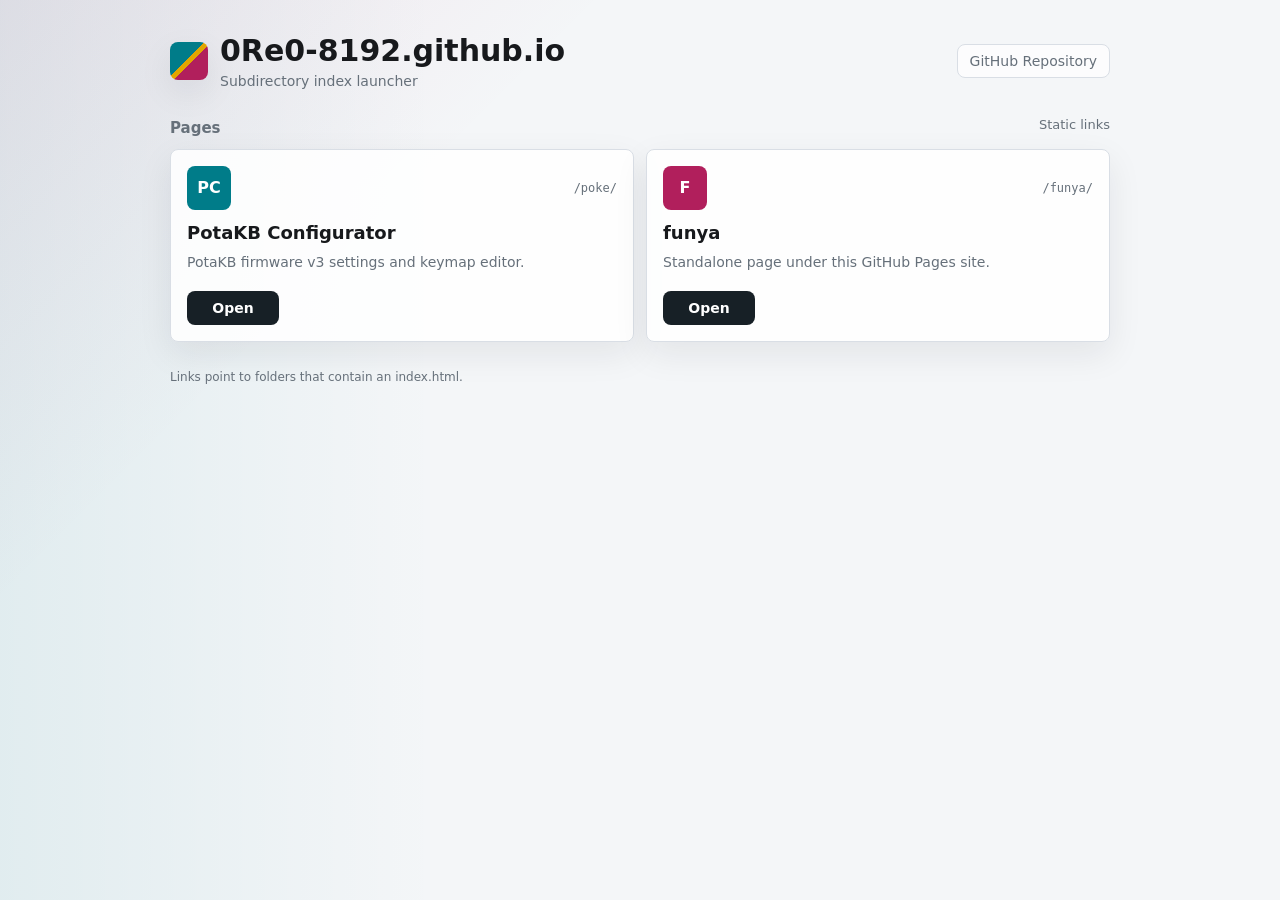
<file: index.html>
<!DOCTYPE html>
<html lang="ja">
<head>
  <meta charset="UTF-8">
  <meta name="viewport" content="width=device-width, initial-scale=1.0">
  <title>0Re0-8192.github.io</title>
  <style>
    :root {
      color-scheme: light;
      --bg: #f4f6f8;
      --panel: #ffffff;
      --text: #17191c;
      --muted: #66707a;
      --line: #d9dee5;
      --accent: #007c89;
      --accent-2: #b11f5c;
      --accent-3: #e1a500;
      --shadow: 0 12px 34px rgba(22, 29, 37, 0.08);
    }

    * { box-sizing: border-box; }

    body {
      margin: 0;
      min-height: 100vh;
      background:
        linear-gradient(90deg, rgba(0, 124, 137, 0.08), transparent 34%),
        linear-gradient(135deg, rgba(177, 31, 92, 0.08), transparent 28%),
        var(--bg);
      color: var(--text);
      font-family: system-ui, -apple-system, BlinkMacSystemFont, "Segoe UI", sans-serif;
    }

    a { color: inherit; }

    .shell {
      width: min(100%, 980px);
      margin: 0 auto;
      padding: 34px 20px 48px;
    }

    .topbar {
      display: flex;
      align-items: center;
      justify-content: space-between;
      gap: 16px;
      margin-bottom: 28px;
    }

    .brand {
      display: flex;
      align-items: center;
      gap: 12px;
      min-width: 0;
    }

    .brand-mark {
      width: 38px;
      height: 38px;
      border-radius: 8px;
      background:
        linear-gradient(135deg, var(--accent) 0 45%, transparent 45%),
        linear-gradient(315deg, var(--accent-2) 0 46%, var(--accent-3) 46%);
      box-shadow: var(--shadow);
      flex: 0 0 auto;
    }

    h1 {
      margin: 0;
      font-size: clamp(22px, 3vw, 30px);
      font-weight: 720;
      letter-spacing: 0;
      line-height: 1.15;
    }

    .sub {
      margin: 4px 0 0;
      color: var(--muted);
      font-size: 14px;
    }

    .repo-link {
      display: inline-flex;
      align-items: center;
      height: 34px;
      padding: 0 12px;
      border: 1px solid var(--line);
      border-radius: 8px;
      background: rgba(255, 255, 255, 0.72);
      text-decoration: none;
      font-size: 14px;
      color: var(--muted);
      white-space: nowrap;
    }

    .repo-link:hover { color: var(--text); border-color: #b7c0cb; }

    .section-head {
      display: flex;
      align-items: end;
      justify-content: space-between;
      gap: 16px;
      margin-bottom: 12px;
    }

    h2 {
      margin: 0;
      font-size: 15px;
      color: var(--muted);
      font-weight: 650;
      letter-spacing: 0;
    }

    .status {
      min-height: 20px;
      color: var(--muted);
      font-size: 13px;
      text-align: right;
    }

    .grid {
      display: grid;
      grid-template-columns: repeat(auto-fit, minmax(230px, 1fr));
      gap: 12px;
    }

    .card {
      display: grid;
      grid-template-rows: auto 1fr auto;
      min-height: 168px;
      padding: 16px;
      border: 1px solid var(--line);
      border-radius: 8px;
      background: rgba(255, 255, 255, 0.88);
      box-shadow: var(--shadow);
      text-decoration: none;
    }

    .card:hover {
      border-color: #a9b5c2;
      transform: translateY(-1px);
    }

    .card-top {
      display: flex;
      align-items: center;
      justify-content: space-between;
      gap: 10px;
      margin-bottom: 12px;
    }

    .tile {
      width: 44px;
      height: 44px;
      border-radius: 8px;
      display: grid;
      place-items: center;
      color: #fff;
      font-weight: 760;
      background: var(--accent);
      overflow: hidden;
    }

    .tile[data-tone="magenta"] { background: var(--accent-2); }
    .tile[data-tone="gold"] { background: var(--accent-3); color: #1f1600; }

    .path {
      color: var(--muted);
      font-family: ui-monospace, SFMono-Regular, Consolas, monospace;
      font-size: 12px;
    }

    .card-title {
      margin: 0;
      font-size: 18px;
      line-height: 1.25;
      letter-spacing: 0;
    }

    .summary {
      margin: 8px 0 0;
      color: var(--muted);
      font-size: 14px;
      line-height: 1.5;
    }

    .open {
      margin-top: 18px;
      display: inline-flex;
      align-items: center;
      justify-content: center;
      height: 34px;
      width: max-content;
      min-width: 92px;
      padding: 0 12px;
      border-radius: 8px;
      background: #172026;
      color: #fff;
      font-size: 14px;
      font-weight: 650;
    }

    .empty {
      display: none;
      padding: 18px;
      border: 1px dashed var(--line);
      border-radius: 8px;
      background: rgba(255, 255, 255, 0.7);
      color: var(--muted);
    }

    .footer {
      margin-top: 28px;
      color: var(--muted);
      font-size: 12px;
    }

    @media (max-width: 620px) {
      .shell { padding: 22px 14px 36px; }
      .topbar, .section-head { align-items: flex-start; flex-direction: column; }
      .status { text-align: left; }
      .repo-link { width: 100%; justify-content: center; }
    }
  </style>
</head>
<body>
  <main class="shell">
    <header class="topbar">
      <div class="brand">
        <div class="brand-mark" aria-hidden="true"></div>
        <div>
          <h1>0Re0-8192.github.io</h1>
          <p class="sub">Subdirectory index launcher</p>
        </div>
      </div>
      <a class="repo-link" href="https://github.com/0Re0-8192/0Re0-8192.github.io">GitHub Repository</a>
    </header>

    <div class="section-head">
      <h2>Pages</h2>
      <div class="status" id="status">Loading...</div>
    </div>

    <section class="grid" id="pageGrid" aria-live="polite"></section>
    <div class="empty" id="emptyState">No subdirectory index pages found.</div>

    <footer class="footer">
      Links point to folders that contain an index.html.
    </footer>
  </main>

  <script>
    const REPO_CONTENTS = 'https://api.github.com/repos/0Re0-8192/0Re0-8192.github.io/contents';
    const FALLBACK_PAGES = [
      {
        path: 'poke',
        title: 'PotaKB Configurator',
        summary: 'PotaKB firmware v3 settings and keymap editor.',
        tone: 'teal',
      },
      {
        path: 'funya',
        title: 'funya',
        summary: 'Standalone page under this GitHub Pages site.',
        tone: 'magenta',
      },
    ];

    const META = {
      poke: FALLBACK_PAGES[0],
      funya: FALLBACK_PAGES[1],
    };

    function initials(title) {
      return title
        .split(/[\s_-]+/)
        .filter(Boolean)
        .slice(0, 2)
        .map(part => part[0])
        .join('')
        .toUpperCase();
    }

    function pageMeta(path) {
      return {
        path,
        title: path,
        summary: `/${path}/index.html`,
        tone: 'gold',
        ...(META[path] || {}),
      };
    }

    function render(pages, sourceLabel) {
      const grid = document.getElementById('pageGrid');
      const empty = document.getElementById('emptyState');
      const status = document.getElementById('status');
      grid.innerHTML = '';

      if (!pages.length) {
        empty.style.display = 'block';
        status.textContent = sourceLabel;
        return;
      }

      empty.style.display = 'none';
      for (const page of pages) {
        const item = pageMeta(page.path);
        const card = document.createElement('a');
        card.className = 'card';
        card.href = `./${item.path}/${item.query ? `?${item.query}` : ''}`;
        card.innerHTML = `
          <div class="card-top">
            <div class="tile" data-tone="${item.tone}">${initials(item.title)}</div>
            <div class="path">/${item.path}/</div>
          </div>
          <div>
            <h3 class="card-title">${item.title}</h3>
            <p class="summary">${item.summary}</p>
          </div>
          <span class="open">Open</span>
        `;
        grid.appendChild(card);
      }
      status.textContent = sourceLabel;
    }

    async function discoverPages() {
      render(FALLBACK_PAGES, 'Static links');

      try {
        const root = await fetch(REPO_CONTENTS, { headers: { Accept: 'application/vnd.github+json' } });
        if (!root.ok) throw new Error(`GitHub API ${root.status}`);
        const entries = await root.json();
        const dirs = entries.filter(entry => entry.type === 'dir' && !entry.name.startsWith('.'));
        const checks = await Promise.all(dirs.map(async dir => {
          const res = await fetch(`${REPO_CONTENTS}/${encodeURIComponent(dir.name)}/index.html`, {
            headers: { Accept: 'application/vnd.github+json' },
          });
          return res.ok ? { path: dir.name } : null;
        }));
        const pages = checks.filter(Boolean).sort((a, b) => a.path.localeCompare(b.path));
        if (pages.length) render(pages, 'Auto detected');
      } catch (err) {
        document.getElementById('status').textContent = 'Static links';
      }
    }

    discoverPages();
  </script>
</body>
</html>
</file>
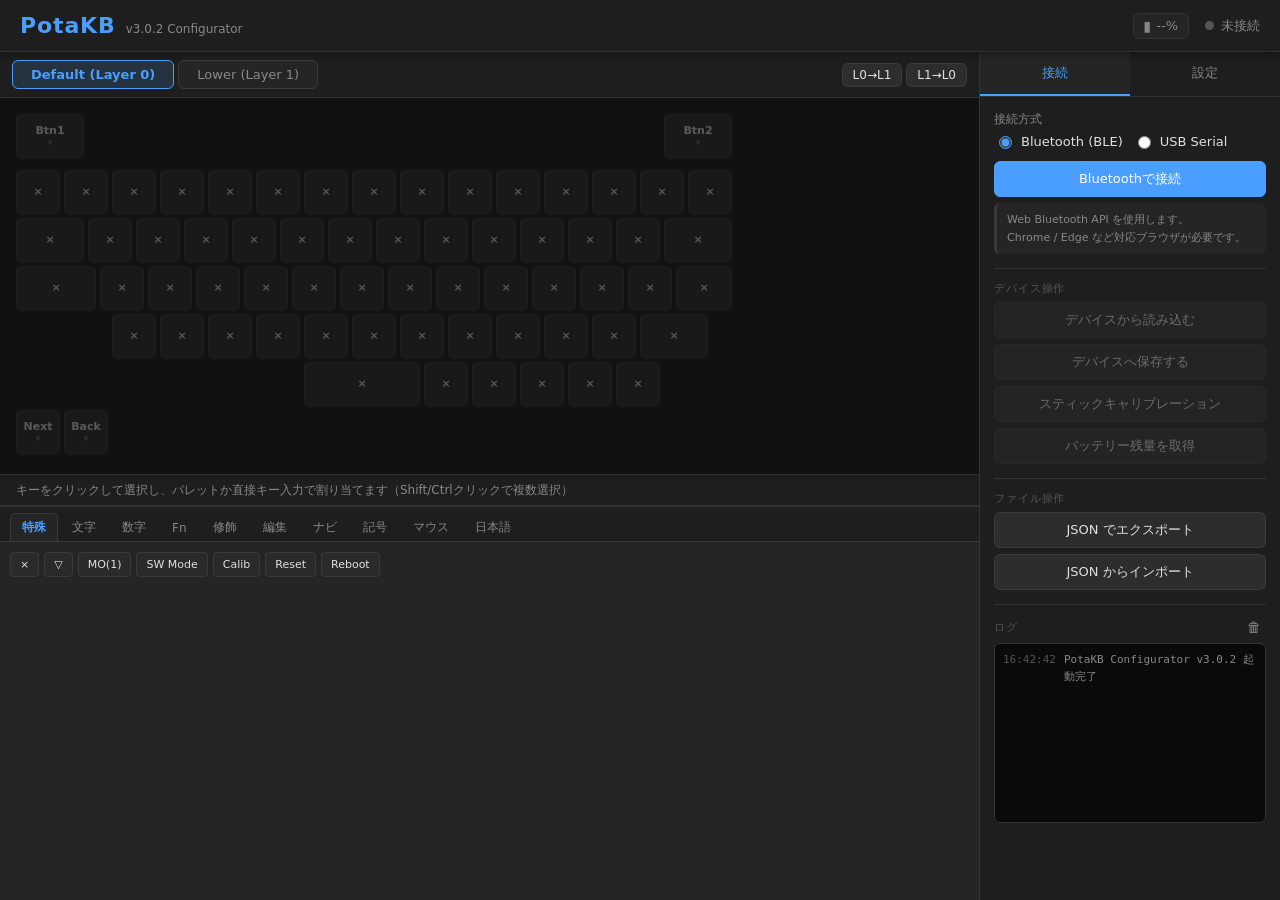
<file: poke/index.html>
<!DOCTYPE html>
<html lang="ja">
<head>
  <meta charset="UTF-8">
  <meta name="viewport" content="width=device-width, initial-scale=1.0">
  <title>PotaKB Configurator</title>
  <link rel="stylesheet" href="style.css?v=3.0.2">
</head>
<body>

  <!-- ヘッダー -->
  <header class="app-header">
    <div class="header-left">
      <span class="app-title">PotaKB</span>
      <span class="app-version">v3.0.2 Configurator</span>
    </div>
    <div class="header-right">
      <span class="battery-display" id="batteryDisplay">
        <span class="battery-icon">&#9646;</span>
        <span id="batteryValue">--%</span>
      </span>
      <span class="conn-indicator">
        <span class="conn-dot" id="connDot"></span>
        <span id="connLabel">未接続</span>
      </span>
    </div>
  </header>

  <!-- メインレイアウト -->
  <main class="app-main">

    <!-- 左パネル: キーボードビジュアル + パレット -->
    <section class="panel panel-left">

      <!-- レイヤータブ -->
      <div class="layer-tabs">
        <button class="layer-tab active" id="tabLayer0" onclick="switchLayer(0)">Default (Layer 0)</button>
        <button class="layer-tab" id="tabLayer1" onclick="switchLayer(1)">Lower (Layer 1)</button>
        <div class="layer-tab-spacer"></div>
        <button class="btn btn-sm btn-secondary" onclick="copyLayerTo(0,1)" title="Layer 0 → Layer 1 にコピー">L0→L1</button>
        <button class="btn btn-sm btn-secondary" onclick="copyLayerTo(1,0)" title="Layer 1 → Layer 0 にコピー">L1→L0</button>
      </div>

      <!-- キーボードビジュアル -->
      <div class="keyboard-container">
        <div class="keyboard-scroll">
          <div id="keyboardWrap">
            <!-- JSで動的生成 -->
          </div>
        </div>
      </div>

      <!-- 選択情報バー -->
      <div class="selection-bar" id="selectionBar">
        <span id="selectionInfo" class="selection-hint">キーをクリックして選択し、下のパレットからキーコードを割り当てます（Shiftクリックで複数選択）</span>
      </div>

      <!-- キーコードパレット -->
      <div class="palette-container">
        <div class="palette-tab-row" id="paletteTabs">
          <button class="palette-tab active" data-cat="special"  onclick="switchPaletteTab('special')">特殊</button>
          <button class="palette-tab" data-cat="letters"  onclick="switchPaletteTab('letters')">文字</button>
          <button class="palette-tab" data-cat="numbers"  onclick="switchPaletteTab('numbers')">数字</button>
          <button class="palette-tab" data-cat="fn"       onclick="switchPaletteTab('fn')">Fn</button>
          <button class="palette-tab" data-cat="mods"     onclick="switchPaletteTab('mods')">修飾</button>
          <button class="palette-tab" data-cat="edit"     onclick="switchPaletteTab('edit')">編集</button>
          <button class="palette-tab" data-cat="nav"      onclick="switchPaletteTab('nav')">ナビ</button>
          <button class="palette-tab" data-cat="symbols"  onclick="switchPaletteTab('symbols')">記号</button>
          <button class="palette-tab" data-cat="mouse"    onclick="switchPaletteTab('mouse')">マウス</button>
          <button class="palette-tab" data-cat="jp"       onclick="switchPaletteTab('jp')">日本語</button>
        </div>
        <div class="palette-keys" id="paletteKeys">
          <!-- JSで動的生成 -->
        </div>
      </div>
    </section>

    <!-- 右パネル: 接続・設定 -->
    <section class="panel panel-right">

      <!-- タブヘッダー -->
      <div class="right-tabs">
        <button class="right-tab active" id="rightTabConn"   onclick="switchRightTab('conn')">接続</button>
        <button class="right-tab"        id="rightTabConfig" onclick="switchRightTab('config')">設定</button>
      </div>

      <!-- ========== 接続タブ ========== -->
      <div class="right-panel-body" id="connPanel">

        <!-- 接続方式 -->
        <div class="form-group">
          <div class="form-label">接続方式</div>
          <div class="mode-selector">
            <label class="radio-label">
              <input type="radio" name="connMode" value="ble" id="modeBLE" checked onchange="onConnModeChange()">
              <span>Bluetooth (BLE)</span>
            </label>
            <label class="radio-label">
              <input type="radio" name="connMode" value="usb" id="modeUSB" onchange="onConnModeChange()">
              <span>USB Serial</span>
            </label>
          </div>
        </div>

        <!-- BLE接続エリア -->
        <div id="bleConnArea">
          <button class="btn btn-primary btn-full" id="btnBLEConnect" onclick="connectBLE()">
            Bluetoothで接続
          </button>
          <p class="help-text">Web Bluetooth API を使用します。<br>Chrome / Edge など対応ブラウザが必要です。</p>
        </div>

        <!-- USB Serial接続エリア -->
        <div id="usbConnArea" style="display:none;">
          <button class="btn btn-primary btn-full" id="btnUSBConnect" onclick="connectUSB()">
            USB Serialで接続
          </button>
          <p class="help-text">Web Serial API を使用します。<br>Chrome / Edge など対応ブラウザが必要です。</p>
        </div>

        <!-- 切断ボタン（接続中のみ表示） -->
        <button class="btn btn-danger btn-full" id="btnDisconnect" onclick="disconnect()" style="display:none;">
          切断する
        </button>

        <!-- アクション -->
        <div class="action-group">
          <div class="action-title">デバイス操作</div>
          <button class="btn btn-secondary btn-full" id="btnLoad"       onclick="loadFromDevice()"   disabled>デバイスから読み込む</button>
          <button class="btn btn-secondary btn-full" id="btnSave"       onclick="saveToDevice()"     disabled>デバイスへ保存する</button>
          <button class="btn btn-secondary btn-full" id="btnCalibrate"  onclick="calibrateDevice()"  disabled>スティックキャリブレーション</button>
          <button class="btn btn-secondary btn-full" id="btnGetBattery" onclick="getBattery()"        disabled>バッテリー残量を取得</button>
        </div>

        <!-- ファイル操作 -->
        <div class="action-group">
          <div class="action-title">ファイル操作</div>
          <button class="btn btn-secondary btn-full" onclick="exportToFile()">JSON でエクスポート</button>
          <label class="btn btn-secondary btn-full" style="text-align:center; cursor:pointer;">
            JSON からインポート
            <input type="file" accept=".json" onchange="importFromFile(event)" style="display:none;">
          </label>
        </div>

        <!-- ログ -->
        <div class="log-wrap">
          <div class="log-header">
            <span>ログ</span>
            <button class="btn-icon" onclick="clearLog()" title="クリア">&#x1F5D1;</button>
          </div>
          <div class="log-body" id="logContent">
            <div class="log-entry log-info">PotaKB Configurator v3.0.2 起動</div>
          </div>
        </div>

      </div><!-- /connPanel -->

      <!-- ========== 設定タブ ========== -->
      <div class="right-panel-body" id="configPanel" style="display:none;">
        <div class="config-form">

          <div class="config-section-title">スティック設定</div>

          <div class="form-group">
            <label class="form-label" for="cfgCenterX">
              センター X&nbsp;<span class="val-badge" id="hintCenterX">512</span>
            </label>
            <input type="range" class="form-range" id="cfgCenterX" min="0" max="1023" value="512"
              oninput="onRangeInput('stick_center_x',+this.value,'hintCenterX',v=>v,'cfgCenterXNum')">
            <div class="range-labels"><span>0</span><span>1023</span></div>
          </div>

          <div class="form-group">
            <label class="form-label" for="cfgCenterY">
              センター Y&nbsp;<span class="val-badge" id="hintCenterY">512</span>
            </label>
            <input type="range" class="form-range" id="cfgCenterY" min="0" max="1023" value="512"
              oninput="onRangeInput('stick_center_y',+this.value,'hintCenterY',v=>v,'cfgCenterYNum')">
            <div class="range-labels"><span>0</span><span>1023</span></div>
          </div>

          <div class="form-group">
            <label class="form-label" for="cfgDeadzone">
              デッドゾーン&nbsp;<span class="val-badge" id="hintDeadzone">75</span>
            </label>
            <input type="range" class="form-range" id="cfgDeadzone" min="0" max="300" value="75"
              oninput="onRangeInput('stick_deadzone',+this.value,'hintDeadzone',v=>v,'cfgDeadzoneNum')">
            <div class="range-labels"><span>0</span><span>300</span></div>
          </div>

          <div class="form-group">
            <label class="form-label" for="cfgRangeX">
              スティック範囲 X&nbsp;<span class="val-badge" id="hintRangeX">511</span>
            </label>
            <input type="range" class="form-range" id="cfgRangeX" min="50" max="511" value="511"
              oninput="onRangeInput('stick_range_x',+this.value,'hintRangeX',v=>v,'cfgRangeXNum')">
            <div class="range-labels"><span>50</span><span>511</span></div>
          </div>

          <div class="form-group">
            <label class="form-label" for="cfgRangeY">
              スティック範囲 Y&nbsp;<span class="val-badge" id="hintRangeY">511</span>
            </label>
            <input type="range" class="form-range" id="cfgRangeY" min="50" max="511" value="511"
              oninput="onRangeInput('stick_range_y',+this.value,'hintRangeY',v=>v,'cfgRangeYNum')">
            <div class="range-labels"><span>50</span><span>511</span></div>
          </div>

          <div class="form-group">
            <label class="form-label" for="cfgEmaAlpha">
              EMA アルファ&nbsp;<span class="val-badge" id="hintEmaAlpha">0.40</span>
            </label>
            <input type="range" class="form-range" id="cfgEmaAlpha" min="1" max="100" value="40"
              oninput="onRangeInput('stick_ema_alpha',this.value/100,'hintEmaAlpha',v=>v.toFixed(2),'cfgEmaAlphaNum')">
            <div class="range-labels"><span>0.01</span><span>1.00</span></div>
          </div>

          <div class="config-section-title">マウス設定</div>

          <div class="form-group">
            <label class="form-label" for="cfgMouseSpeed">
              マウス最大速度&nbsp;<span class="val-badge" id="hintMouseSpeed">0.80</span>
            </label>
            <input type="range" class="form-range" id="cfgMouseSpeed" min="1" max="500" value="80"
              oninput="onRangeInput('mouse_max_speed',this.value/100,'hintMouseSpeed',v=>v.toFixed(2),'cfgMouseSpeedNum')">
            <div class="range-labels"><span>0.01</span><span>5.00</span></div>
          </div>

          <div class="form-group">
            <label class="form-label" for="cfgScrollSpeed">
              スクロール最大速度&nbsp;<span class="val-badge" id="hintScrollSpeed">0.06</span>
            </label>
            <input type="range" class="form-range" id="cfgScrollSpeed" min="1" max="200" value="6"
              oninput="onRangeInput('scroll_max_speed',this.value/100,'hintScrollSpeed',v=>v.toFixed(2),'cfgScrollSpeedNum')">
            <div class="range-labels"><span>0.01</span><span>2.00</span></div>
          </div>

          <div class="form-group">
            <label class="form-label form-label-check">
              <input type="checkbox" id="cfgScrollInvert"
                onchange="config.scroll_invert = this.checked ? 1 : 0">
              スクロール方向を反転
            </label>
          </div>

          <div class="config-section-title">システム設定</div>

          <div class="form-group">
            <label class="form-label" for="cfgSleepTimeout">
              スリープタイムアウト&nbsp;<span class="val-badge" id="hintSleepTimeout">300</span>&nbsp;秒
            </label>
            <input type="range" class="form-range" id="cfgSleepTimeout" min="10" max="3600" value="300"
              oninput="onRangeInput('sleep_timeout_ms',this.value*1000,'hintSleepTimeout',v=>Math.round(v/1000),'cfgSleepTimeoutNum')">
            <div class="range-labels"><span>10s</span><span>3600s</span></div>
          </div>

          <div class="form-group">
            <label class="form-label" for="cfgLedBrightness">
              LED 輝度&nbsp;<span class="val-badge" id="hintLedBrightness">25</span>
            </label>
            <input type="range" class="form-range" id="cfgLedBrightness" min="0" max="255" value="25"
              oninput="onRangeInput('led_brightness',+this.value,'hintLedBrightness',v=>v,'cfgLedBrightnessNum')">
            <div class="range-labels"><span>0</span><span>255</span></div>
          </div>

          <div class="form-group">
            <label class="form-label" for="cfgBlinkInterval">
              点滅間隔&nbsp;<span class="val-badge" id="hintBlinkInterval">600</span>&nbsp;ms
            </label>
            <input type="range" class="form-range" id="cfgBlinkInterval" min="100" max="5000" value="600"
              oninput="onRangeInput('blink_interval_ms',+this.value,'hintBlinkInterval',v=>v,'cfgBlinkIntervalNum')">
            <div class="range-labels"><span>100ms</span><span>5000ms</span></div>
          </div>

          <!-- 数値直接入力 -->
          <div class="config-section-title">数値入力</div>
          <div class="config-num-grid">

            <div class="num-field">
              <label class="form-label-sm">Center X</label>
              <input type="number" class="form-num" id="cfgCenterXNum"
                min="0" max="1023" value="512"
                onchange="onNumInput('stick_center_x','cfgCenterXNum','cfgCenterX','hintCenterX',1,false)">
            </div>
            <div class="num-field">
              <label class="form-label-sm">Center Y</label>
              <input type="number" class="form-num" id="cfgCenterYNum"
                min="0" max="1023" value="512"
                onchange="onNumInput('stick_center_y','cfgCenterYNum','cfgCenterY','hintCenterY',1,false)">
            </div>
            <div class="num-field">
              <label class="form-label-sm">Deadzone</label>
              <input type="number" class="form-num" id="cfgDeadzoneNum"
                min="0" max="300" value="75"
                onchange="onNumInput('stick_deadzone','cfgDeadzoneNum','cfgDeadzone','hintDeadzone',1,false)">
            </div>
            <div class="num-field">
              <label class="form-label-sm">Range X</label>
              <input type="number" class="form-num" id="cfgRangeXNum"
                min="50" max="511" value="511"
                onchange="onNumInput('stick_range_x','cfgRangeXNum','cfgRangeX','hintRangeX',1,false)">
            </div>
            <div class="num-field">
              <label class="form-label-sm">Range Y</label>
              <input type="number" class="form-num" id="cfgRangeYNum"
                min="50" max="511" value="511"
                onchange="onNumInput('stick_range_y','cfgRangeYNum','cfgRangeY','hintRangeY',1,false)">
            </div>
            <div class="num-field">
              <label class="form-label-sm">EMA Alpha</label>
              <input type="number" class="form-num" id="cfgEmaAlphaNum"
                min="0.01" max="1.0" step="0.01" value="0.40"
                onchange="onNumInput('stick_ema_alpha','cfgEmaAlphaNum','cfgEmaAlpha','hintEmaAlpha',100,true)">
            </div>
            <div class="num-field">
              <label class="form-label-sm">Mouse Speed</label>
              <input type="number" class="form-num" id="cfgMouseSpeedNum"
                min="0.01" max="5.0" step="0.01" value="0.80"
                onchange="onNumInput('mouse_max_speed','cfgMouseSpeedNum','cfgMouseSpeed','hintMouseSpeed',100,true)">
            </div>
            <div class="num-field">
              <label class="form-label-sm">Scroll Speed</label>
              <input type="number" class="form-num" id="cfgScrollSpeedNum"
                min="0.01" max="2.0" step="0.01" value="0.06"
                onchange="onNumInput('scroll_max_speed','cfgScrollSpeedNum','cfgScrollSpeed','hintScrollSpeed',100,true)">
            </div>
            <div class="num-field">
              <label class="form-label-sm">Sleep (s)</label>
              <input type="number" class="form-num" id="cfgSleepTimeoutNum"
                min="10" max="3600" value="300"
                onchange="onNumInput('sleep_timeout_ms','cfgSleepTimeoutNum','cfgSleepTimeout','hintSleepTimeout',0.001,false)">
            </div>
            <div class="num-field">
              <label class="form-label-sm">LED Bright</label>
              <input type="number" class="form-num" id="cfgLedBrightnessNum"
                min="0" max="255" value="25"
                onchange="onNumInput('led_brightness','cfgLedBrightnessNum','cfgLedBrightness','hintLedBrightness',1,false)">
            </div>
            <div class="num-field">
              <label class="form-label-sm">Blink (ms)</label>
              <input type="number" class="form-num" id="cfgBlinkIntervalNum"
                min="100" max="5000" value="600"
                onchange="onNumInput('blink_interval_ms','cfgBlinkIntervalNum','cfgBlinkInterval','hintBlinkInterval',1,false)">
            </div>

          </div>

          <button class="btn btn-secondary btn-full" style="margin-top:16px;" onclick="resetConfigToDefault()">
            デフォルト値に戻す
          </button>

        </div><!-- /config-form -->
      </div><!-- /configPanel -->

    </section><!-- /panel-right -->

  </main>

  <!-- キャリブレーションモーダル -->
  <div id="calibModal" class="modal-overlay" style="display:none;" onclick="calibOverlayClick(event)">
    <div class="modal-box">
      <button class="modal-close" onclick="calibCancel()">✕</button>
      <h3 class="modal-title">スティックキャリブレーション</h3>

      <!-- Phase 1: 中央 -->
      <div id="calibPhase1">
        <p class="calib-instruction">スティックを<strong>中央（ニュートラル）</strong>に置いて、<br>「中央を記録」を押してください。</p>
        <div class="calib-center-btns">
          <button class="btn btn-primary" onclick="calibRecordCenter()">中央を記録</button>
        </div>
      </div>

      <!-- Phase 2: 範囲 -->
      <div id="calibPhase2" style="display:none;">
        <p class="calib-instruction">スティックを<strong>全方向にゆっくり回して</strong>ください。<br>端まで届いたら「完了」を押してください。</p>
        <div class="calib-canvas-wrap">
          <canvas id="calibCanvas" width="180" height="180"></canvas>
        </div>
        <div class="calib-info" id="calibInfo">記録中...</div>
        <button class="btn btn-primary btn-full" onclick="calibFinish()">完了</button>
      </div>

      <!-- Phase 3: 結果 -->
      <div id="calibPhase3" style="display:none;">
        <p class="calib-instruction">キャリブレーション完了！</p>
        <table class="calib-result-table">
          <tr><td>Center X</td><td id="calibResX">-</td></tr>
          <tr><td>Center Y</td><td id="calibResY">-</td></tr>
          <tr><td>Range X</td><td id="calibResRX">-</td></tr>
          <tr><td>Range Y</td><td id="calibResRY">-</td></tr>
        </table>
        <div class="calib-result-btns">
          <button class="btn btn-primary" onclick="calibApply()">適用して保存</button>
          <button class="btn btn-secondary" onclick="calibCancel()">キャンセル</button>
        </div>
      </div>

      <!-- BLE用メッセージ -->
      <div id="calibBLEMsg" style="display:none;">
        <p class="calib-instruction">キャリブレーションは<strong>USB接続</strong>のみ対応しています。<br>USBで接続してから再度お試しください。</p>
        <button class="btn btn-secondary btn-full" onclick="calibCancel()">閉じる</button>
      </div>
    </div>
  </div>

  <script src="script.js?v=3.0.2"></script>
</body>
</html>
</file>
<file: poke/style.css>
/* ===================================================
   PotaKB Configurator v2.0 — ダークテーマ スタイルシート
   =================================================== */

/* ---------- CSS変数 ---------- */
:root {
  --bg:          #111111;
  --surface:     #1e1e1e;
  --surface2:    #252525;
  --surface3:    #2d2d2d;
  --key-bg:      #2a2a2a;
  --key-hover:   #383838;
  --key-sel-bg:  #1a2e4a;
  --key-sel-bdr: #4a9eff;
  --accent:      #4a9eff;
  --accent-dark: #2979e0;
  --accent-dim:  rgba(74,158,255,0.15);
  --danger:      #e05252;
  --danger-dark: #b83a3a;
  --success:     #4caf7d;
  --warn:        #f0a040;
  --text:        #e0e0e0;
  --text-sub:    #888888;
  --text-dim:    #555555;
  --border:      #333333;
  --border2:     #3a3a3a;
  --radius:      6px;
  --radius-lg:   10px;
  --shadow:      0 2px 8px rgba(0,0,0,0.5);
  --font:        system-ui, -apple-system, "Segoe UI", sans-serif;
  /* キーボード単位 */
  --ku:          44px; /* 1u */
  --kg:          4px;  /* キー間ギャップ */
}

/* ---------- リセット ---------- */
*, *::before, *::after { box-sizing: border-box; }
html { font-size: 14px; }
body {
  margin: 0;
  padding: 0;
  background: var(--bg);
  color: var(--text);
  font-family: var(--font);
  min-height: 100vh;
  overflow-x: hidden;
}
button { cursor: pointer; font-family: var(--font); }
input, select { font-family: var(--font); }
a { color: var(--accent); }

/* ---------- ヘッダー ---------- */
.app-header {
  display: flex;
  align-items: center;
  justify-content: space-between;
  padding: 0 20px;
  height: 52px;
  background: var(--surface);
  border-bottom: 1px solid var(--border);
  position: sticky;
  top: 0;
  z-index: 100;
  box-shadow: 0 2px 8px rgba(0,0,0,0.4);
}
.header-left { display: flex; align-items: baseline; gap: 10px; }
.app-title   { font-size: 22px; font-weight: 700; color: var(--accent); letter-spacing: 0.04em; }
.app-version { font-size: 12px; color: var(--text-sub); }
.header-right { display: flex; align-items: center; gap: 16px; }

/* バッテリー */
.battery-display {
  display: flex;
  align-items: center;
  gap: 5px;
  font-size: 13px;
  color: var(--text-sub);
  padding: 4px 10px;
  background: var(--surface2);
  border-radius: var(--radius);
  border: 1px solid var(--border);
}
.battery-icon { font-size: 14px; }

/* 接続インジケータ */
.conn-indicator {
  display: flex;
  align-items: center;
  gap: 7px;
  font-size: 13px;
  color: var(--text-sub);
}
.conn-dot {
  width: 9px;
  height: 9px;
  border-radius: 50%;
  background: var(--text-dim);
  transition: background 0.3s;
}
.conn-dot.connected    { background: var(--success); box-shadow: 0 0 6px var(--success); }
.conn-dot.connecting   { background: var(--warn); animation: pulse 1s infinite; }
.conn-dot.disconnected { background: var(--text-dim); }

@keyframes pulse {
  0%,100% { opacity: 1; }
  50%      { opacity: 0.3; }
}

/* ---------- メインレイアウト ---------- */
.app-main {
  display: flex;
  gap: 0;
  height: calc(100vh - 52px);
  overflow: hidden;
}

/* ---------- パネル共通 ---------- */
.panel {
  display: flex;
  flex-direction: column;
  overflow: hidden;
}

/* 左パネル */
.panel-left {
  flex: 1 1 auto;
  min-width: 0;
  border-right: 1px solid var(--border);
  background: var(--bg);
}

/* 右パネル */
.panel-right {
  flex: 0 0 300px;
  width: 300px;
  background: var(--surface);
  display: flex;
  flex-direction: column;
  overflow: hidden;
}

/* ---------- レイヤータブ ---------- */
.layer-tabs {
  display: flex;
  align-items: center;
  gap: 4px;
  padding: 8px 12px;
  background: var(--surface);
  border-bottom: 1px solid var(--border);
  flex-shrink: 0;
}
.layer-tab {
  padding: 6px 18px;
  border: 1px solid var(--border2);
  border-radius: var(--radius);
  background: var(--surface2);
  color: var(--text-sub);
  font-size: 13px;
  font-weight: 500;
  transition: all 0.15s;
}
.layer-tab:hover  { background: var(--surface3); color: var(--text); }
.layer-tab.active {
  background: var(--accent-dim);
  border-color: var(--accent);
  color: var(--accent);
  font-weight: 600;
}
.layer-tab-spacer { flex: 1; }

/* ---------- キーボードコンテナ ---------- */
.keyboard-container {
  flex: 0 0 auto;
  padding: 16px;
  background: var(--bg);
}
.keyboard-scroll {
  overflow-x: auto;
  overflow-y: hidden;
  padding-bottom: 4px;
}

/* ---------- キーボードラッパー ---------- */
#keyboardWrap {
  display: inline-flex;
  flex-direction: column;
  gap: var(--kg);
  min-width: max-content;
}

/* キー行 */
.key-row {
  display: flex;
  gap: var(--kg);
  align-items: flex-end;
}

/* 個別キー */
.key {
  height: var(--ku);
  border: 1px solid #3a3a3a;
  border-radius: 5px;
  background: var(--key-bg);
  color: var(--text);
  display: flex;
  flex-direction: column;
  align-items: center;
  justify-content: center;
  font-size: 10px;
  line-height: 1.3;
  cursor: pointer;
  user-select: none;
  flex-shrink: 0;
  padding: 2px 3px;
  text-align: center;
  transition: background 0.1s, border-color 0.1s, box-shadow 0.1s;
  box-shadow: 0 2px 0 #1a1a1a;
  position: relative;
}
.key:hover {
  background: var(--key-hover);
  border-color: #555;
  z-index: 1;
}
.key.selected {
  background: var(--key-sel-bg);
  border-color: var(--key-sel-bdr);
  box-shadow: 0 0 0 1px var(--key-sel-bdr), 0 2px 0 #0d1f35;
  color: #fff;
  z-index: 2;
}
.key .key-main {
  font-size: 11px;
  font-weight: 600;
  white-space: nowrap;
  overflow: hidden;
  text-overflow: ellipsis;
  max-width: 100%;
}
.key .key-sub {
  font-size: 8px;
  color: var(--text-sub);
  white-space: nowrap;
  overflow: hidden;
  text-overflow: ellipsis;
  max-width: 100%;
}
/* KC_NO / KC_TRNS 表示 */
.key.key-no   { opacity: 0.35; }
.key.key-trns { color: var(--text-dim); font-style: italic; }
/* マウスボタン行 */
.key-row-mouse { margin-bottom: 8px; }
/* スペーサー（スティックモジュール等の空白） */
.key-spacer { flex-shrink: 0; background: transparent; }

/* ---------- 選択バー ---------- */
.selection-bar {
  flex-shrink: 0;
  padding: 6px 16px;
  background: var(--surface);
  border-top: 1px solid var(--border);
  border-bottom: 1px solid var(--border);
  min-height: 32px;
  display: flex;
  align-items: center;
}
.selection-hint {
  font-size: 12px;
  color: var(--text-sub);
}
.selection-active {
  font-size: 12px;
  color: var(--accent);
  font-weight: 500;
}
.selection-capture {
  font-size: 13px;
  color: #fff;
  font-weight: 600;
  background: var(--accent);
  padding: 4px 12px;
  border-radius: 6px;
  animation: capture-pulse 1s ease-in-out infinite;
}
.capture-hint {
  font-size: 11px;
  font-weight: 400;
  opacity: 0.8;
}
@keyframes capture-pulse {
  0%, 100% { opacity: 1; }
  50%       { opacity: 0.7; }
}
.btn-capture {
  margin-left: 8px;
  padding: 2px 8px;
  font-size: 11px;
  background: var(--accent);
  color: #fff;
  border: none;
  border-radius: 4px;
  cursor: pointer;
}
.btn-capture:hover {
  filter: brightness(1.2);
}

/* ---------- パレット ---------- */
.palette-container {
  flex: 1 1 auto;
  display: flex;
  flex-direction: column;
  overflow: hidden;
  background: var(--surface);
  border-top: 1px solid var(--border);
}
.palette-tab-row {
  display: flex;
  gap: 2px;
  padding: 6px 10px 0;
  background: var(--surface);
  flex-wrap: nowrap;
  overflow-x: auto;
  flex-shrink: 0;
}
.palette-tab-row::-webkit-scrollbar { height: 3px; }
.palette-tab-row::-webkit-scrollbar-thumb { background: var(--border2); }
.palette-tab {
  padding: 5px 11px;
  border: 1px solid transparent;
  border-bottom: none;
  border-radius: 5px 5px 0 0;
  background: transparent;
  color: var(--text-sub);
  font-size: 12px;
  white-space: nowrap;
  transition: all 0.15s;
  flex-shrink: 0;
}
.palette-tab:hover  { background: var(--surface3); color: var(--text); }
.palette-tab.active {
  background: var(--surface2);
  border-color: var(--border2);
  color: var(--accent);
  font-weight: 600;
}
.palette-keys {
  flex: 1 1 auto;
  overflow-y: auto;
  padding: 10px;
  display: flex;
  flex-wrap: wrap;
  align-content: flex-start;
  gap: 5px;
  background: var(--surface2);
  border-top: 1px solid var(--border2);
}
.palette-keys::-webkit-scrollbar { width: 6px; }
.palette-keys::-webkit-scrollbar-track { background: transparent; }
.palette-keys::-webkit-scrollbar-thumb { background: var(--border2); border-radius: 3px; }
.palette-key {
  padding: 5px 9px;
  border: 1px solid var(--border2);
  border-radius: 4px;
  background: var(--key-bg);
  color: var(--text);
  font-size: 11px;
  cursor: pointer;
  transition: background 0.1s, border-color 0.1s, color 0.1s;
  white-space: nowrap;
}
.palette-key:hover {
  background: var(--accent);
  border-color: var(--accent);
  color: #fff;
}

/* ---------- 右パネル タブ ---------- */
.right-tabs {
  display: flex;
  border-bottom: 1px solid var(--border);
  flex-shrink: 0;
}
.right-tab {
  flex: 1;
  padding: 12px;
  background: transparent;
  border: none;
  color: var(--text-sub);
  font-size: 13px;
  font-weight: 500;
  border-bottom: 2px solid transparent;
  transition: all 0.15s;
}
.right-tab:hover  { color: var(--text); background: var(--surface2); }
.right-tab.active {
  color: var(--accent);
  border-bottom-color: var(--accent);
  background: var(--surface2);
}

/* 右パネルボディ */
.right-panel-body {
  flex: 1 1 auto;
  overflow-y: auto;
  padding: 14px;
}
.right-panel-body::-webkit-scrollbar { width: 6px; }
.right-panel-body::-webkit-scrollbar-track { background: transparent; }
.right-panel-body::-webkit-scrollbar-thumb { background: var(--border2); border-radius: 3px; }

/* ---------- ボタン ---------- */
.btn {
  display: inline-flex;
  align-items: center;
  justify-content: center;
  padding: 8px 14px;
  border-radius: var(--radius);
  border: 1px solid transparent;
  font-size: 13px;
  font-weight: 500;
  transition: background 0.15s, border-color 0.15s, opacity 0.15s;
  gap: 6px;
}
.btn:disabled { opacity: 0.4; cursor: default; }
.btn-full { width: 100%; display: flex; margin-top: 6px; }
.btn-sm   { padding: 4px 10px; font-size: 12px; }

.btn-primary {
  background: var(--accent);
  color: #fff;
  border-color: var(--accent);
}
.btn-primary:hover:not(:disabled) { background: var(--accent-dark); border-color: var(--accent-dark); }

.btn-secondary {
  background: var(--surface3);
  color: var(--text);
  border-color: var(--border2);
}
.btn-secondary:hover:not(:disabled) { background: #383838; border-color: #555; }

.btn-danger {
  background: var(--danger);
  color: #fff;
  border-color: var(--danger);
}
.btn-danger:hover:not(:disabled) { background: var(--danger-dark); border-color: var(--danger-dark); }

.btn-icon {
  background: transparent;
  border: none;
  color: var(--text-sub);
  font-size: 14px;
  padding: 2px 5px;
  border-radius: 3px;
  cursor: pointer;
}
.btn-icon:hover { color: var(--text); background: var(--surface3); }

/* ---------- フォーム共通 ---------- */
.form-group {
  margin-bottom: 12px;
}
.form-label {
  display: block;
  font-size: 12px;
  color: var(--text-sub);
  margin-bottom: 5px;
}
.form-label-check {
  display: flex;
  align-items: center;
  gap: 8px;
  cursor: pointer;
  user-select: none;
}
.mode-selector {
  display: flex;
  gap: 10px;
  flex-wrap: wrap;
}
.radio-label {
  display: flex;
  align-items: center;
  gap: 6px;
  font-size: 13px;
  cursor: pointer;
  color: var(--text);
}
.radio-label input { accent-color: var(--accent); cursor: pointer; }
.help-text {
  font-size: 11px;
  color: var(--text-sub);
  line-height: 1.6;
  margin: 6px 0 0;
  padding: 8px 10px;
  background: var(--surface2);
  border-radius: var(--radius);
  border-left: 3px solid var(--border2);
}

/* ---------- アクショングループ ---------- */
.action-group {
  margin-top: 14px;
  padding-top: 12px;
  border-top: 1px solid var(--border);
}
.action-title {
  font-size: 11px;
  color: var(--text-dim);
  text-transform: uppercase;
  letter-spacing: 0.08em;
  margin-bottom: 6px;
}

/* ---------- ログ ---------- */
.log-wrap {
  margin-top: 14px;
  padding-top: 12px;
  border-top: 1px solid var(--border);
  display: flex;
  flex-direction: column;
  gap: 6px;
}
.log-header {
  display: flex;
  align-items: center;
  justify-content: space-between;
  font-size: 11px;
  color: var(--text-dim);
  text-transform: uppercase;
  letter-spacing: 0.08em;
}
.log-body {
  height: 180px;
  overflow-y: auto;
  background: #0a0a0a;
  border: 1px solid var(--border);
  border-radius: var(--radius);
  padding: 8px;
  font-size: 11px;
  font-family: "Consolas", "Menlo", monospace;
  display: flex;
  flex-direction: column;
  gap: 2px;
}
.log-body::-webkit-scrollbar { width: 5px; }
.log-body::-webkit-scrollbar-thumb { background: var(--border2); border-radius: 3px; }
.log-entry {
  display: flex;
  gap: 8px;
  line-height: 1.5;
}
.log-time { color: var(--text-dim); flex-shrink: 0; }
.log-msg  { color: var(--text-sub); word-break: break-all; }
.log-info  .log-msg { color: var(--text-sub); }
.log-ok    .log-msg { color: var(--success); }
.log-warn  .log-msg { color: var(--warn); }
.log-error .log-msg { color: var(--danger); }

/* ---------- 設定フォーム ---------- */
.config-form {
  padding-bottom: 20px;
}
.config-section-title {
  font-size: 11px;
  color: var(--text-dim);
  text-transform: uppercase;
  letter-spacing: 0.08em;
  margin: 16px 0 10px;
  padding-bottom: 5px;
  border-bottom: 1px solid var(--border);
}
.val-badge {
  display: inline-block;
  min-width: 42px;
  text-align: right;
  font-weight: 600;
  color: var(--accent);
  font-size: 12px;
}

/* レンジスライダー */
.form-range {
  width: 100%;
  height: 4px;
  accent-color: var(--accent);
  cursor: pointer;
  margin: 4px 0;
}
.range-labels {
  display: flex;
  justify-content: space-between;
  font-size: 10px;
  color: var(--text-dim);
  margin-top: 2px;
}

/* 数値入力グリッド */
.config-num-grid {
  display: grid;
  grid-template-columns: 1fr 1fr 1fr;
  gap: 8px;
}
.num-field {
  display: flex;
  flex-direction: column;
  gap: 3px;
}
.form-label-sm {
  font-size: 10px;
  color: var(--text-dim);
}
.form-num {
  width: 100%;
  padding: 5px 7px;
  background: var(--surface3);
  border: 1px solid var(--border2);
  border-radius: 4px;
  color: var(--text);
  font-size: 12px;
  text-align: right;
}
.form-num:focus {
  outline: none;
  border-color: var(--accent);
}

/* ---------- スクロールバー全体 ---------- */
::-webkit-scrollbar { width: 8px; height: 8px; }
::-webkit-scrollbar-track { background: transparent; }
::-webkit-scrollbar-thumb { background: var(--border2); border-radius: 4px; }
::-webkit-scrollbar-thumb:hover { background: #555; }

/* ---------- レスポンシブ ---------- */
@media (max-width: 900px) {
  .app-main {
    flex-direction: column;
    height: auto;
    overflow: visible;
  }
  .panel-left {
    border-right: none;
    border-bottom: 1px solid var(--border);
  }
  .panel-right {
    flex: 0 0 auto;
    width: 100%;
    max-height: none;
    overflow: visible;
  }
  .right-panel-body {
    overflow-y: visible;
    height: auto;
  }
  .log-body {
    height: 120px;
  }
}

@media (max-width: 600px) {
  .app-version { display: none; }
  .battery-display { display: none; }
  .config-num-grid { grid-template-columns: 1fr 1fr; }
  .layer-tabs { flex-wrap: wrap; }
  .palette-tab { padding: 5px 8px; font-size: 11px; }
}

/* ---------- キャリブレーションモーダル ---------- */
.modal-overlay {
  position: fixed; inset: 0;
  background: rgba(0,0,0,0.7);
  display: flex; align-items: center; justify-content: center;
  z-index: 1000;
}
.modal-box {
  background: var(--surface);
  border: 1px solid var(--border2);
  border-radius: var(--radius-lg);
  padding: 24px;
  width: 280px;
  position: relative;
  box-shadow: 0 8px 32px rgba(0,0,0,0.6);
}
.modal-close {
  position: absolute; top: 12px; right: 12px;
  background: none; border: none;
  color: var(--text-sub); font-size: 16px; padding: 4px 8px;
  border-radius: var(--radius);
}
.modal-close:hover { background: var(--surface3); color: var(--text); }
.modal-title {
  margin: 0 0 16px; font-size: 15px; font-weight: 600;
  color: var(--text);
}
.calib-instruction {
  font-size: 13px; color: var(--text-sub); line-height: 1.6;
  margin: 0 0 16px;
}
.calib-instruction strong { color: var(--text); }
.calib-canvas-wrap {
  display: flex; justify-content: center; margin-bottom: 12px;
}
#calibCanvas {
  border: 1px solid var(--border2);
  border-radius: var(--radius);
  background: #0d0d1a;
}
.calib-info {
  text-align: center; font-size: 12px; color: var(--text-sub);
  margin-bottom: 12px;
}
.calib-center-btns, .calib-result-btns {
  display: flex; gap: 8px; justify-content: center;
}
.calib-result-table {
  width: 100%; border-collapse: collapse;
  font-size: 13px; margin-bottom: 16px;
}
.calib-result-table td {
  padding: 4px 8px; border-bottom: 1px solid var(--border);
}
.calib-result-table td:first-child { color: var(--text-sub); }
.calib-result-table td:last-child  { color: var(--accent); font-weight: 600; text-align: right; }
</file>
